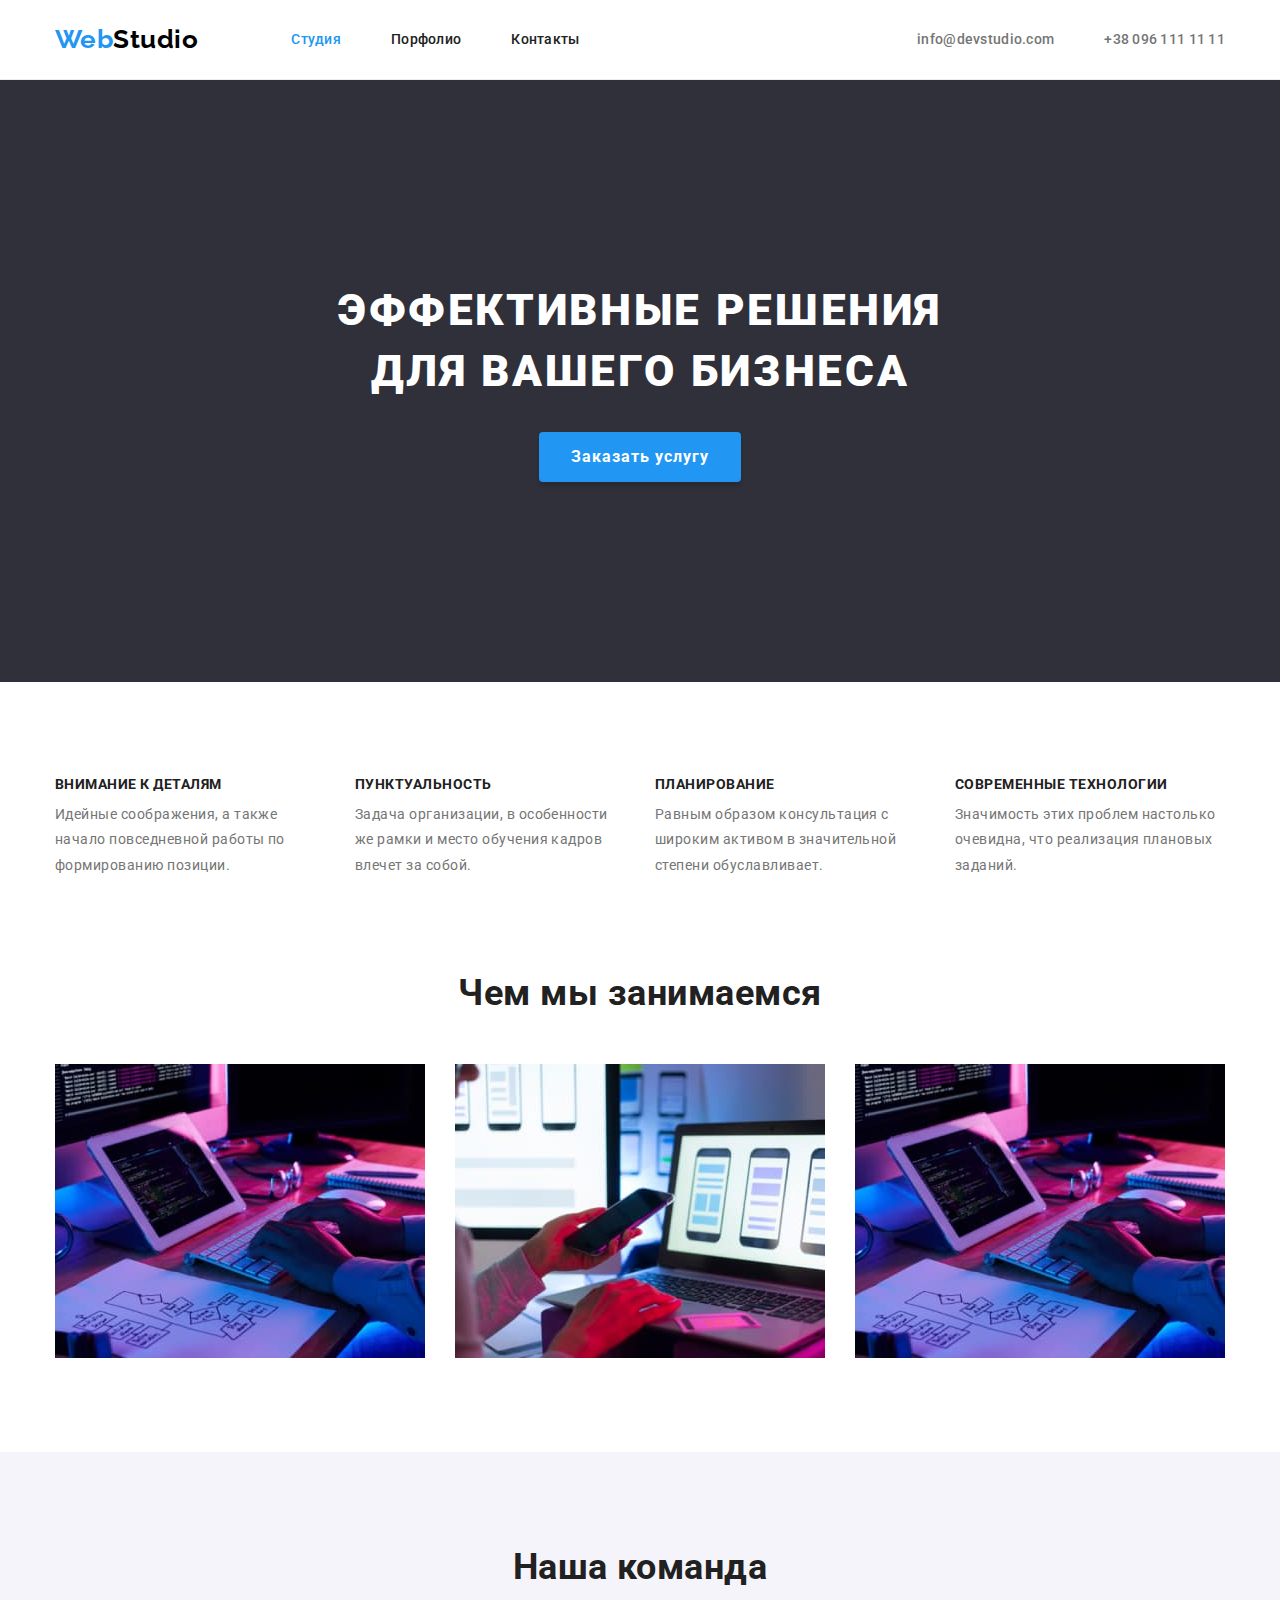
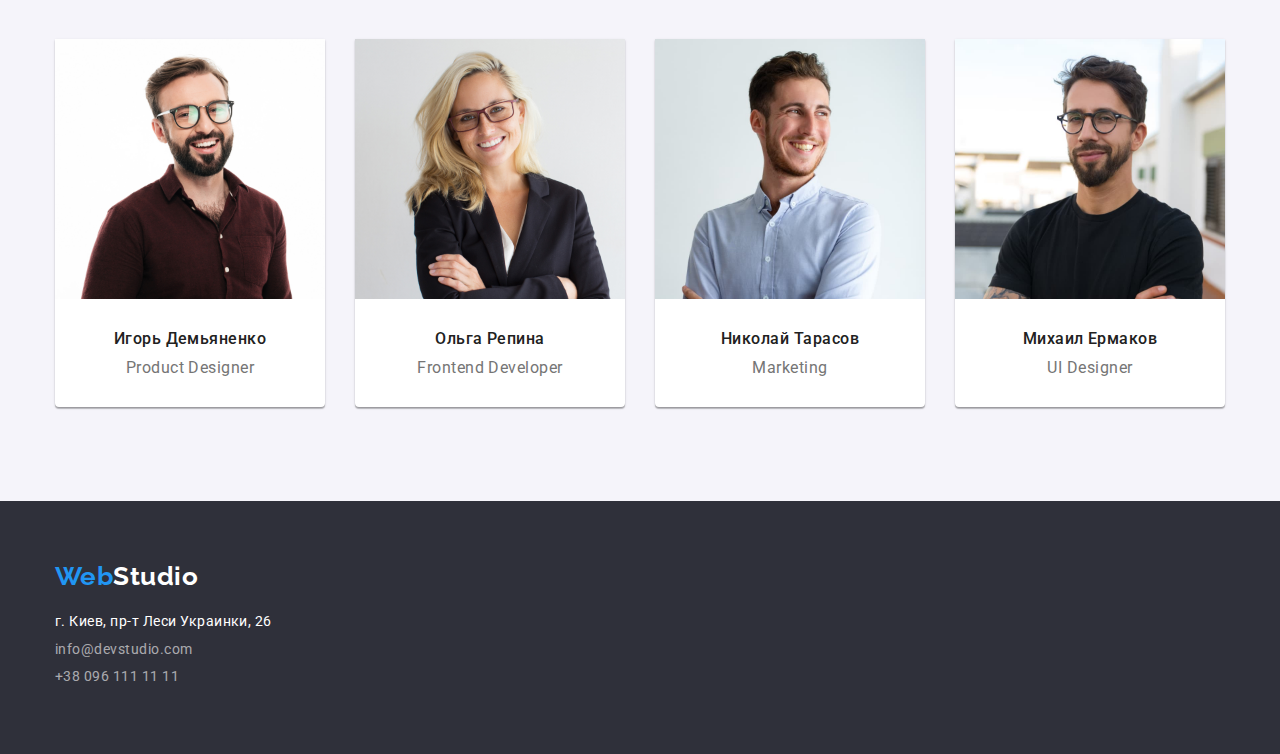
<file: index.html>
<!DOCTYPE html>
<html lang="ru">
  <head>
    <meta charset="UTF-8" />
    <meta http-equiv="X-UA-Compatible" content="IE=edge" />
    <meta name="viewport" content="width=device-width, initial-scale=1.0" />
    <meta
      name="description"
      content="Веб студия по разработке сайтов
    "
    />
    <title>Веб студия</title>
    <!--======================FONTS======================-->
    <link rel="preconnect" href="https://fonts.gstatic.com" />
    <link
      href="https://fonts.googleapis.com/css2?family=Raleway:wght@700&family=Roboto:wght@400;500;700;900&display=swap"
      rel="stylesheet"
    />
    <!--======================нормализатор стилей modern-nomalize======================-->
    <link
      rel="stylesheet"
      href="https://cdnjs.cloudflare.com/ajax/libs/modern-normalize/1.0.0/modern-normalize.min.css"
    />
    <!---======================CSS======================-->
    <link rel="stylesheet" href="./css/styles.css" />
  </head>
  <body>
    <!--======================HEADER======================-->
    <header class="top-header">
      <div class="container header-container">
        <nav class="navigation">
          <a class="logo-link link" href="./index.html" title="Логотип компании" lang="en"
            >Web<span class="part-logo-link link">Studio</span></a
          >
          <ul class="menu-list list">
            <li class="menu-item">
              <a class="menu-link link current" href="./index.html" title="Студия">Студия</a>
            </li>
            <li class="menu-item">
              <a class="menu-link link" href="./portfolio.html" title="Портфолио">Порфолио</a>
            </li>
            <li class="menu-item">
              <a class="menu-link link" href="./index.html" title="Контакты">Контакты</a>
            </li>
          </ul>
        </nav>
        <ul class="contacts-header list">
          <li class="contacts-header-item">
            <a class="contacts-header-link link" href="mailto:info@devstudio.com" lang="en"
              >info@devstudio.com</a
            >
          </li>
          <li class="contacts-header-item">
            <a class="contacts-header-link link" href="tel:+380961111111">+38 096 111 11 11</a>
          </li>
        </ul>
      </div>
    </header>
    <main>
      <!--======================SECTION HERO======================-->
      <section class="hero">
        <div class="container">
          <h1 class="hero-title">эффективные решения<br />для вашего бизнеса</h1>
          <button class="button-order" type="button">Заказать услугу</button>
        </div>
      </section>
      <!--======================SECTION ADVANTAGES======================-->
      <section class="advantages">
        <div class="container">
          <h2 class="hidden-title">Наши преймущества</h2>
          <ul class="advantages-list list">
            <li class="advantages-item">
              <h3 class="advantages-subtitle">Внимание к деталям</h3>
              <p class="advantages-paragraph">
                Идейные соображения, а также начало повседневной работы по формированию позиции.
              </p>
            </li>
            <li class="advantages-item">
              <h3 class="advantages-subtitle">Пунктуальность</h3>
              <p class="advantages-paragraph">
                Задача организации, в особенности же рамки и место обучения кадров влечет за собой.
              </p>
            </li>
            <li class="advantages-item">
              <h3 class="advantages-subtitle">Планирование</h3>
              <p class="advantages-paragraph">
                Равным образом консультация с широким активом в значительной степени обуславливает.
              </p>
            </li>
            <li class="advantages-item">
              <h3 class="advantages-subtitle">Современные технологии</h3>
              <p class="advantages-paragraph">
                Значимость этих проблем настолько очевидна, что реализация плановых заданий.
              </p>
            </li>
          </ul>
        </div>
      </section>
      <!--======================SECTION WORK======================-->
      <section class="work">
        <div class="container">
          <h2 class="headlines">Чем мы занимаемся</h2>
          <ul class="work-list list">
            <li class="work-item">
              <img
                class="work-img"
                src="./images/works-computer.jpg"
                alt="Сотрудник работает за компьютером"
                width="370"
                height="294"
              />
            </li>
            <li class="work-item">
              <img
                class="work-img"
                src="./images/works-laptop.jpg"
                alt="Сотрудник работает за ноутбуком"
                width="370"
                height="294"
              />
            </li>
            <li class="work-item">
              <img
                class="work-img"
                src="./images/works-computer.jpg"
                alt="Сотрудник работает за компьютером"
                width="370"
                height="294"
              />
            </li>
          </ul>
        </div>
      </section>
      <!--======================SECTION TEAM======================-->
      <section class="team section">
        <div class="container">
          <h2 class="headlines">Наша команда</h2>
          <ul class="team-list list">
            <li class="team-item">
              <div class="team-card">
                <img
                  class="team-img"
                  src="./images/product-designer.jpg"
                  alt="Игорь Демьяненко"
                  width="270"
                  height="260"
                />
                <h3 class="team-name-title">Игорь Демьяненко</h3>
                <p class="team-post-paragraph" lang="en">Product Designer</p>
              </div>
            </li>
            <li class="team-item">
              <div class="team-card">
                <img
                  class="team-img"
                  src="./images/frontend-developer.jpg"
                  alt="Ольга Репина"
                  width="270"
                  height="260"
                />
                <h3 class="team-name-title">Ольга Репина</h3>
                <p class="team-post-paragraph" lang="en">Frontend Developer</p>
              </div>
            </li>
            <li class="team-item">
              <div class="team-card">
                <img
                  class="team-img"
                  src="./images/marketing.jpg"
                  alt="Николай Тарасов"
                  width="270"
                  height="260"
                />
                <h3 class="team-name-title">Николай Тарасов</h3>
                <p class="team-post-paragraph" lang="en">Marketing</p>
              </div>
            </li>
            <li class="team-item">
              <div class="team-card">
                <img
                  class="team-img"
                  src="./images/ul-designer.jpg"
                  alt="Михаил Ермаков"
                  width="270"
                  height="260"
                />
                <h3 class="team-name-title">Михаил Ермаков</h3>
                <p class="team-post-paragraph" lang="en">UI Designer</p>
              </div>
            </li>
          </ul>
        </div>
      </section>
    </main>
    <!--======================FOOTER======================-->
    <footer class="bottom-footer">
      <div class="container">
        <a class="logo-link link" href="./index.html" title="Логотип компании" lang="en"
          >Web<span class="option-logo link">Studio</span></a
        >
        <address class="address-font-style">
          <ul class="contacts-footer-list list">
            <li class="contacts-item contacts-footer-item">
              <a
                class="contacts-footer link"
                href="https://goo.gl/maps/wDVfCGWacjPR4fe57"
                target="_blank"
                rel="noopener noreferrer"
                >г. Киев, пр-т Леси Украинки, 26</a
              >
            </li>
            <li class="contacts-item">
              <a
                class="contacts-footer contacts-footer-addcolor link"
                href="mailto:info@devstudio.com"
                lang="en"
                >info@devstudio.com</a
              >
            </li>
            <li class="contacts-item">
              <a class="contacts-footer contacts-footer-addcolor link" href="tel:+380961111111"
                >+38 096 111 11 11</a
              >
            </li>
          </ul>
        </address>
      </div>
    </footer>
  </body>
</html>
</file>
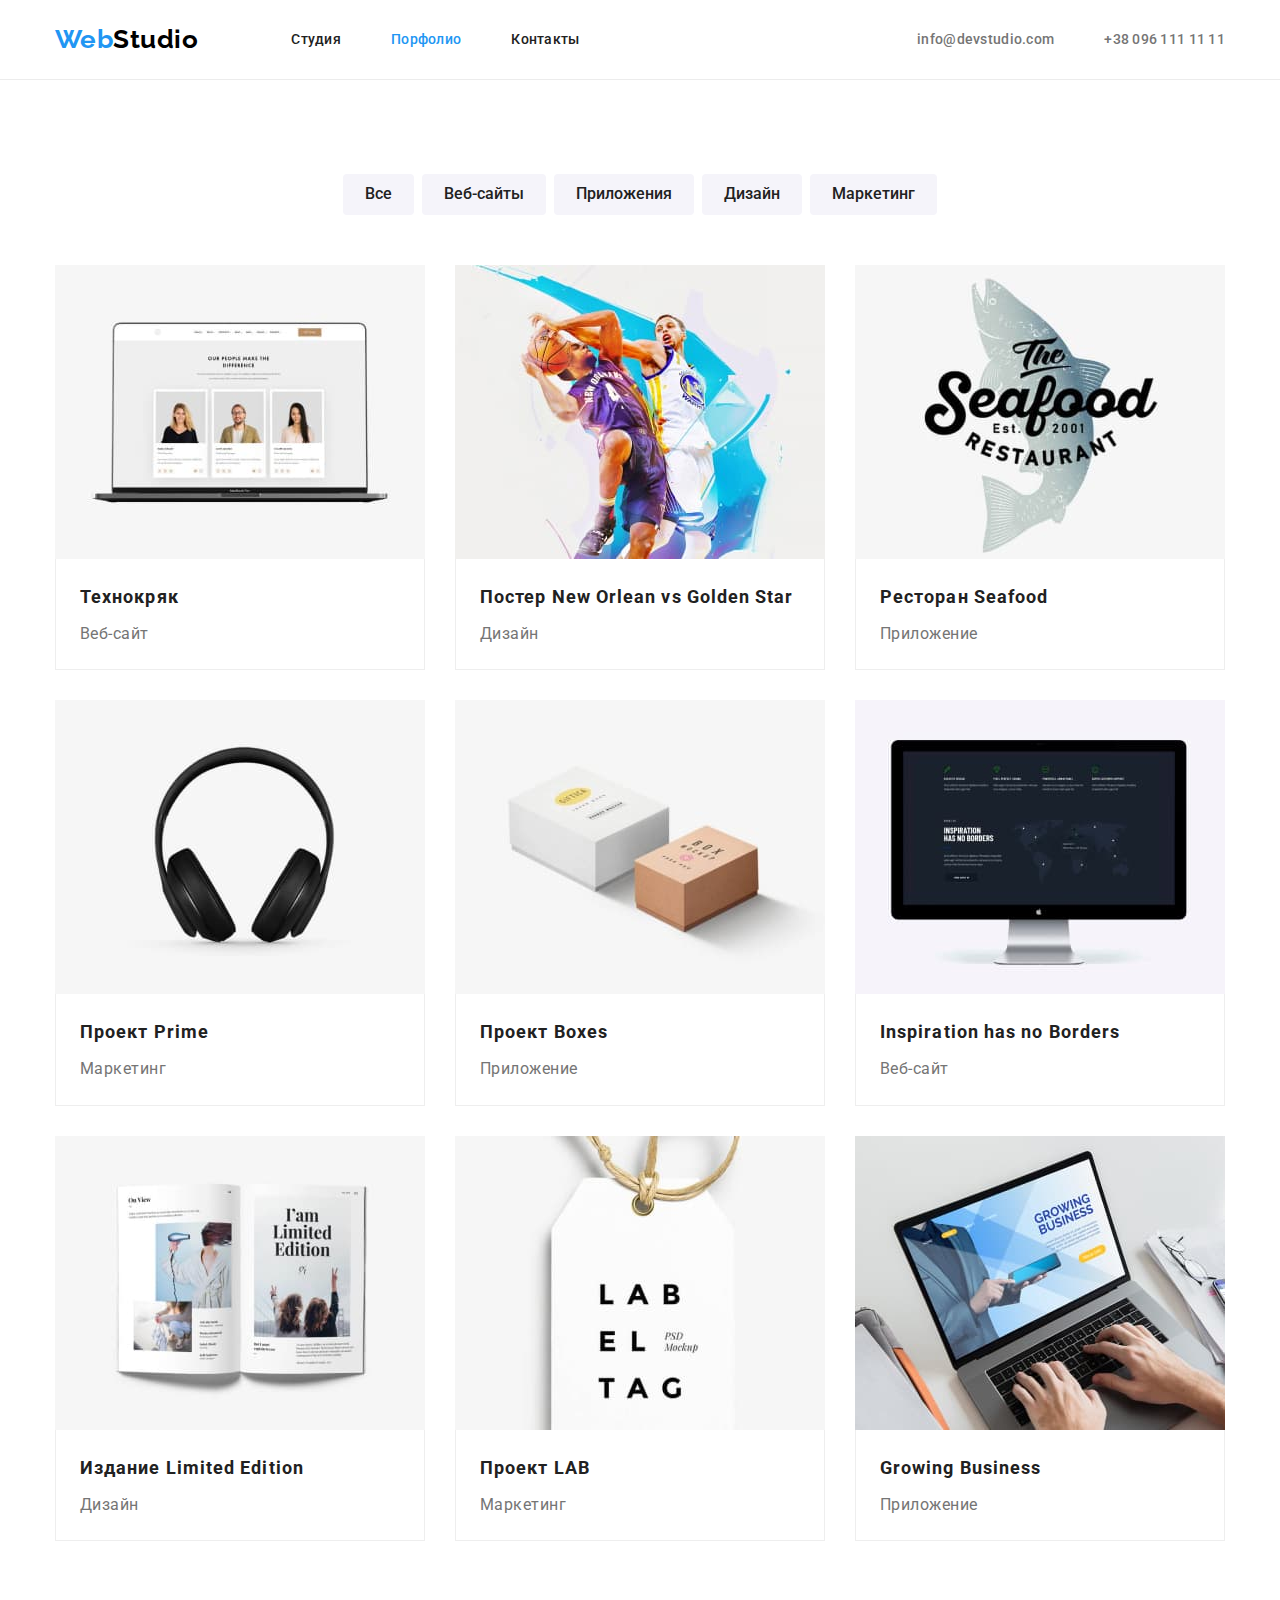
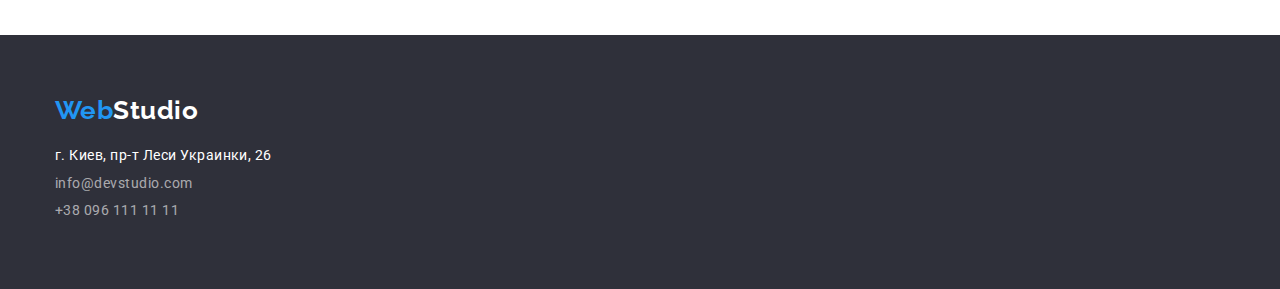
<file: portfolio.html>
<!DOCTYPE html>
<html lang="ru">
  <head>
    <meta charset="UTF-8" />
    <meta http-equiv="X-UA-Compatible" content="IE=edge" />
    <meta name="viewport" content="width=device-width, initial-scale=1.0" />
    <meta
      name="description"
      content="Портфолио: Веб-сайты, приложения, дизайн, маркетинг
    "
    />
    <title>Портфолио / WebStudio</title>
    <!--======================FONTS======================-->
    <link rel="preconnect" href="https://fonts.gstatic.com" />
    <link
      href="https://fonts.googleapis.com/css2?family=Raleway:wght@700&family=Roboto:wght@400;500;700;900&display=swap"
      rel="stylesheet"
    />
    <!--======================нормализатор стилей modern-nomalize======================-->
    <link
      rel="stylesheet"
      href="https://cdnjs.cloudflare.com/ajax/libs/modern-normalize/1.0.0/modern-normalize.min.css"
    />
    <!--======================CSS======================-->
    <link rel="stylesheet" href="./css/styles.css" />
  </head>
  <body>
    <!--======================HEADER======================-->
    <header class="top-header">
      <div class="container header-container">
        <nav class="navigation">
          <a class="logo-link link" href="./index.html" title="Логотип компании" lang="en"
            >Web<span class="part-logo-link link">Studio</span></a
          >
          <ul class="menu-list list">
            <li class="menu-item">
              <a class="menu-link link" href="./index.html" title="Студия">Студия</a>
            </li>
            <li class="menu-item">
              <a class="menu-link link current" href="./portfolio.html" title="Портфолио"
                >Порфолио</a
              >
            </li>
            <li class="menu-item">
              <a class="menu-link link" href="./index.html" title="Контакты">Контакты</a>
            </li>
          </ul>
        </nav>
        <ul class="contacts-header list">
          <li class="contacts-header-item">
            <a class="contacts-header-link link" href="mailto:info@devstudio.com" lang="en"
              >info@devstudio.com</a
            >
          </li>
          <li class="contacts-header-item">
            <a class="contacts-header-link link" href="tel:+380961111111">+38 096 111 11 11</a>
          </li>
        </ul>
      </div>
    </header>
    <main>
      <!--======================FILTER======================-->
      <section class="buttons-filter section">
        <div class="container">
          <h1 class="hidden-title">Сортировка портфолио компании Веб Студио</h1>
          <ul class="buttons-filter-list list">
            <li class="buttons-filter-item">
              <button class="button-filter" type="button">Все</button>
            </li>
            <li class="buttons-filter-item">
              <button class="button-filter" type="button">Веб-сайты</button>
            </li>
            <li class="buttons-filter-item">
              <button class="button-filter" type="button">Приложения</button>
            </li>
            <li class="buttons-filter-item">
              <button class="button-filter" type="button">Дизайн</button>
            </li>
            <li class="buttons-filter-item">
              <button class="button-filter" type="button">Маркетинг</button>
            </li>
          </ul>
          <ul class="filter-portfolio-list list">
            <li class="filter-portfolio-item">
              <a class="link" href=""
                ><img
                  src="./images/site-tehnokryak.jpg"
                  alt="Сайт Технокряк"
                  width="370"
                  height="294"
                />
                <div class="filter-portfolio-container-bg">
                  <h2 class="filter-portfolio-title">Технокряк</h2>
                  <p class="filter-portfolio-paragraph">Веб-сайт</p>
                </div>
              </a>
            </li>
            <li class="filter-portfolio-item">
              <a class="link" href=""
                ><img
                  src="./images/poster.jpg"
                  alt="Постер New Orlean vs Golden Star"
                  width="370"
                  height="294"
                />
                <div class="filter-portfolio-container-bg">
                  <h2 class="filter-portfolio-title">
                    Постер <span lang="en">New Orlean vs Golden Star</span>
                  </h2>
                  <p class="filter-portfolio-paragraph">Дизайн</p>
                </div>
              </a>
            </li>
            <li class="filter-portfolio-item">
              <a class="link" href=""
                ><img
                  src="./images/restaurant.jpg"
                  alt="Ресторан Seafood"
                  width="370"
                  height="294"
                />
                <div class="filter-portfolio-container-bg">
                  <h2 class="filter-portfolio-title">Ресторан <span lang="en">Seafood</span></h2>
                  <p class="filter-portfolio-paragraph">Приложение</p>
                </div>
              </a>
            </li>
            <li class="filter-portfolio-item">
              <a class="link" href=""
                ><img
                  src="./images/prime-project.jpg"
                  alt="Проект Prime"
                  width="370"
                  height="294"
                />
                <div class="filter-portfolio-container-bg">
                  <h2 class="filter-portfolio-title">Проект <span lang="en">Prime</span></h2>
                  <p class="filter-portfolio-paragraph">Маркетинг</p>
                </div>
              </a>
            </li>
            <li class="filter-portfolio-item">
              <a class="link" href=""
                ><img
                  src="./images/boxes-project.jpg"
                  alt="Проект Boxes"
                  width="370"
                  height="294"
                />
                <div class="filter-portfolio-container-bg">
                  <h2 class="filter-portfolio-title">Проект <span lang="en">Boxes</span></h2>
                  <p class="filter-portfolio-paragraph">Приложение</p>
                </div>
              </a>
            </li>
            <li class="filter-portfolio-item">
              <a class="link" href=""
                ><img
                  src="./images/inspiration-site.jpg"
                  alt="Inspiration has no Borders"
                  width="370"
                  height="294"
                />
                <div class="filter-portfolio-container-bg">
                  <h2 class="filter-portfolio-title" lang="en">Inspiration has no Borders</h2>
                  <p class="filter-portfolio-paragraph">Веб-сайт</p>
                </div>
              </a>
            </li>
            <li class="filter-portfolio-item">
              <a class="link" href=""
                ><img
                  src="./images/limited-ldition.jpg"
                  alt="Издание Limited Edition"
                  width="370"
                  height="294"
                />
                <div class="filter-portfolio-container-bg">
                  <h2 class="filter-portfolio-title">
                    Издание <span lang="en">Limited Edition</span>
                  </h2>
                  <p class="filter-portfolio-paragraph">Дизайн</p>
                </div>
              </a>
            </li>
            <li class="filter-portfolio-item">
              <a class="link" href=""
                ><img src="./images/project-lab.jpg" alt="Проект LAB" width="370" height="294" />
                <div class="filter-portfolio-container-bg">
                  <h2 class="filter-portfolio-title">Проект <span lang="en">LAB</span></h2>
                  <p class="filter-portfolio-paragraph">Маркетинг</p>
                </div>
              </a>
            </li>
            <li class="filter-portfolio-item">
              <a class="link" href=""
                ><img
                  src="./images/growing-business.jpg"
                  alt="Приложение Growing Business"
                  width="370"
                  height="294"
                />
                <div class="filter-portfolio-container-bg">
                  <h2 class="filter-portfolio-title" lang="en">Growing Business</h2>
                  <p class="filter-portfolio-paragraph">Приложение</p>
                </div>
              </a>
            </li>
          </ul>
        </div>
      </section>
    </main>
    <!--======================FOOTER======================-->
    <footer class="bottom-footer">
      <div class="container">
        <a class="logo-link link" href="./index.html" title="Логотип компании" lang="en"
          >Web<span class="option-logo link">Studio</span></a
        >
        <address class="address-font-style">
          <ul class="contacts-footer-list list">
            <li class="contacts-item contacts-footer-item">
              <a
                class="contacts-footer link"
                href="https://goo.gl/maps/wDVfCGWacjPR4fe57"
                target="_blank"
                rel="noopener noreferrer"
                >г. Киев, пр-т Леси Украинки, 26</a
              >
            </li>
            <li class="contacts-item">
              <a
                class="contacts-footer contacts-footer-addcolor link"
                href="mailto:info@devstudio.com"
                lang="en"
                >info@devstudio.com</a
              >
            </li>
            <li class="contacts-item">
              <a class="contacts-footer contacts-footer-addcolor link" href="tel:+380961111111"
                >+38 096 111 11 11</a
              >
            </li>
          </ul>
        </address>
      </div>
    </footer>
  </body>
</html>
</file>
<file: css/styles.css>
/*==================COMPONENTS==================*/
:root {
  --main-font: 'Roboto', sans-serif;
  --secondary-font: 'Raleway', sans-serif;
  --main-text-color: #212121;
  --secondary-color: #ffffff;
  --additional-color: #757575;
  --akcent-text-color: #2196f3;
  --footer-bg-color: #2f303a;
}
body {
  font-family: var(--main-font);
  color: var(--main-text-color);
  letter-spacing: 0.03em;
}
h1,
h2,
h3,
p {
  margin-top: 0;
  margin-bottom: 0;
}
ul {
  margin-top: 0;
  margin-bottom: 0;
  padding-left: 0;
}
img {
  display: block;
}
.section {
  padding-top: 94px;
  padding-bottom: 94px;
}
.container {
  width: 1200px;
  padding-left: 15px;
  padding-right: 15px;
  margin: 0 auto;
}
.link.current {
  color: var(--akcent-text-color);
}
.link {
  text-decoration: none;
}
.list {
  list-style: none;
}
.hidden-title {
  display: none;
}
.headlines {
  font-size: 36px;
  line-height: 1.18;
  margin-bottom: 50px;
  text-align: center;
}
/*==================END COMPONENTS==================*/

/*==================HEADER==================*/
.top-header {
  padding-top: 24px;
  padding-bottom: 24px;
  border-bottom: 1px solid #ececec;
}
.header-container {
  display: flex;
  align-items: center;
  justify-content: space-between;
}
.navigation {
  display: flex;
  align-items: center;
}
.logo-link {
  font-family: var(--secondary-font);
  font-weight: 700;
  font-size: 26px;
  line-height: 1.2;
  color: var(--akcent-text-color);
}
.part-logo-link {
  color: #000;
}
.menu-list {
  display: flex;
  align-items: center;
  margin-left: 93px;
}
.menu-item:not(:last-child) {
  margin-right: 50px;
}
.contacts-header {
  display: flex;
  align-items: center;
}
.contacts-header-item {
  margin-left: 50px;
}
.menu-link {
  font-weight: 500;
  font-size: 14px;
  line-height: 1.16;
  letter-spacing: 0.02em;
  color: var(--main-text-color);
}
.menu-link:hover,
.menu-link:focus {
  color: var(--akcent-text-color);
}
.contacts-header-link {
  font-weight: 500;
  font-size: 14px;
  line-height: 1.16;
  letter-spacing: 0.02em;
  color: var(--additional-color);
}
.contacts-header-link:hover,
.contacts-header-link:focus {
  color: var(--akcent-text-color);
}
/*==================END HEADER==================*/

/*==================FOOTER==================*/
.option-logo {
  color: #ffffff;
}
.contacts-footer {
  font-weight: 400;
  font-size: 14px;

  color: var(--secondary-color);
}
.contacts-footer:hover,
.contacts-footer:focus {
  color: var(--akcent-text-color);
}
.contacts-footer-addcolor {
  color: rgba(255, 255, 255, 0.6);
}
.address-font-style {
  font-style: normal;
  margin-top: 20px;
}
.contacts-item {
  padding-bottom: 9px;
}
.bottom-footer {
  padding-top: 60px;
  padding-bottom: 60px;
  background-color: var(--footer-bg-color);
}
/*==================END FOOTER==================*/

/*==================HERO==================*/
.hero {
  text-align: center;
  padding-bottom: 200px;
  padding-top: 200px;
  background-color: var(--footer-bg-color);
}
.hero-title {
  margin-bottom: 30px;
  font-weight: 900;
  font-size: 44px;
  line-height: 1.38;
  letter-spacing: 0.06em;
  text-transform: uppercase;
  color: var(--secondary-color);
}
.button-order {
  padding: 10px 32px;
  min-width: 200px;
  border-radius: 4px;
  border: none;
  font-weight: 700;
  font-size: 16px;
  line-height: 1.9;
  letter-spacing: 0.06em;
  color: var(--secondary-color);
  background-color: var(--akcent-text-color);
  box-shadow: 0px 4px 4px rgba(0, 0, 0, 0.15);
  cursor: pointer;
}
.button-order:hover,
.button-order:focus {
  color: var(--secondary-color);
  background: #188ce8;
  box-shadow: 0px 4px 4px rgba(0, 0, 0, 0.15);
  border-radius: 4px;
}
/*==================END HERO==================*/

/*==================ADVANTAGES==================*/
.advantages {
  padding-top: 94px;
  padding-bottom: 47px;
}
.advantages-list {
  display: flex;
  justify-content: space-between;
}
.advantages-item) {
}
.advantages-item {
  flex-basis: calc((100% - 90px) / 4);
}

.advantages-subtitle {
  font-size: 14px;
  line-height: 1.16;
  text-transform: uppercase;
  margin-bottom: 10px;
}
.advantages-paragraph {
  font-size: 14px;
  line-height: 1.8;
  color: var(--additional-color);
}
/*==================END ADVANTAGES==================*/

/*==================WORK==================*/
.work {
  padding-top: 47px;
  padding-bottom: 94px;
}
.work-list {
  display: flex;
  flex-wrap: wrap;
  margin-left: -30px;
  margin-top: -30px;
}
.work-item {
  flex-basis: calc((100% - 90px) / 3);
  margin-left: 30px;
  margin-top: 30px;
}
/*==================END WORK==================*/

/*==================TEAM==================*/
.team {
  background-color: #f5f4fa;
}
.team-list {
  display: flex;
  margin-top: -30px;
  margin-left: -30px;
  flex-wrap: wrap;
}
.team-item {
  margin-top: 30px;
  margin-left: 30px;
  flex-basis: calc((100% - 120px) / 4);
}
.team-card {
  text-align: center;
  padding-bottom: 30px;
  background-color: var(--secondary-color);
  box-shadow: 0px 1px 3px rgba(0, 0, 0, 0.12), 0px 1px 1px rgba(0, 0, 0, 0.14),
    0px 2px 1px rgba(0, 0, 0, 0.2);
  border-radius: 0px 0px 4px 4px;
}
.team-name-title {
  margin-top: 30px;
  margin-bottom: 10px;
  font-weight: 500;
  font-size: 16px;
  line-height: 1.2;
}
.team-post-paragraph {
  font-size: 16px;
  line-height: 1.2;
  color: var(--additional-color);
}
/*==================END INDEX==================*/

/*==================PORTFOLIO==================*/
.buttons-filter-list {
  display: flex;
  justify-content: center;
  margin-bottom: 50px;
}
.buttons-filter-item:not(:last-child) {
  margin-right: 8px;
}
.button-filter {
  padding: 6px 22px;
  font-family: var(--main-font);
  font-weight: 500;
  font-size: 16px;
  line-height: 1.8;
  text-align: center;
  color: var(--main-text-color);
  background: #f5f4fa;
  border: none;
  border-radius: 4px;
  cursor: pointer;
}
.button-filter:hover,
.button-filter:focus {
  color: var(--secondary-color);
  background: var(--akcent-text-color);
  box-shadow: 0px 3px 1px rgba(0, 0, 0, 0.1), 0px 1px 2px rgba(0, 0, 0, 0.08),
    0px 2px 2px rgba(0, 0, 0, 0.12);
  border-radius: 4px;
}
.filter-portfolio-list {
  display: flex;
  flex-wrap: wrap;
  margin-top: -30px;
  margin-left: -30px;
}
.filter-portfolio-item {
  margin-top: 30px;
  margin-left: 30px;
  flex-basis: calc((100% - 90px) / 3);
}
.filter-portfolio-title {
  margin-bottom: 4px;
  margin-left: 24px;
  margin-right: 24px;
  font-size: 18px;
  line-height: 2;
  letter-spacing: 0.06em;
  color: var(--main-text-color);
}
.filter-portfolio-paragraph {
  margin-left: 24px;
  margin-right: 24px;
  font-size: 16px;
  line-height: 1.9;
  color: var(--additional-color);
}
.filter-portfolio-container-bg {
  padding-top: 20px;
  padding-bottom: 20px;
  width: 370px;
  background: var(--secondary-color);
  border-right: 1px solid #eeeeee;
  border-left: 1px solid #eeeeee;
  border-bottom: 1px solid #eeeeee;
}
/*==================END PORTFOLIO==================*/
</file>
